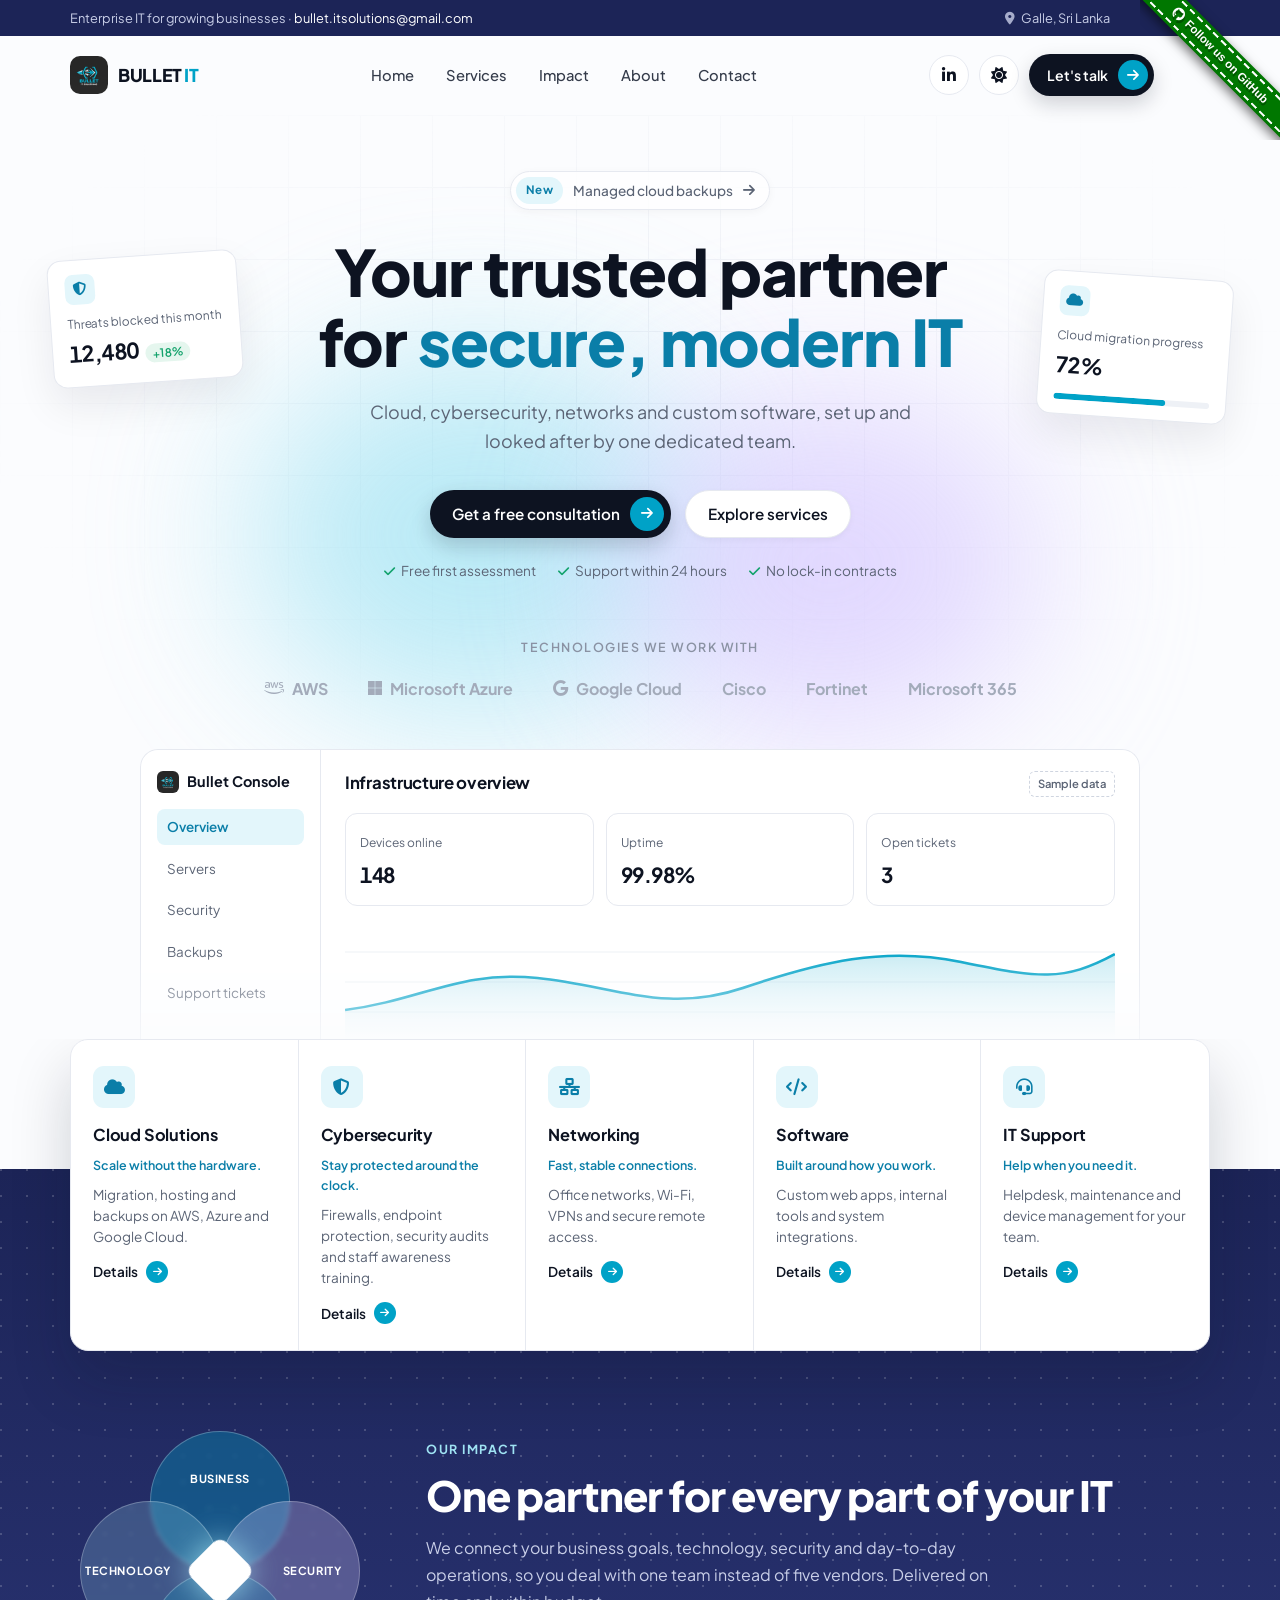
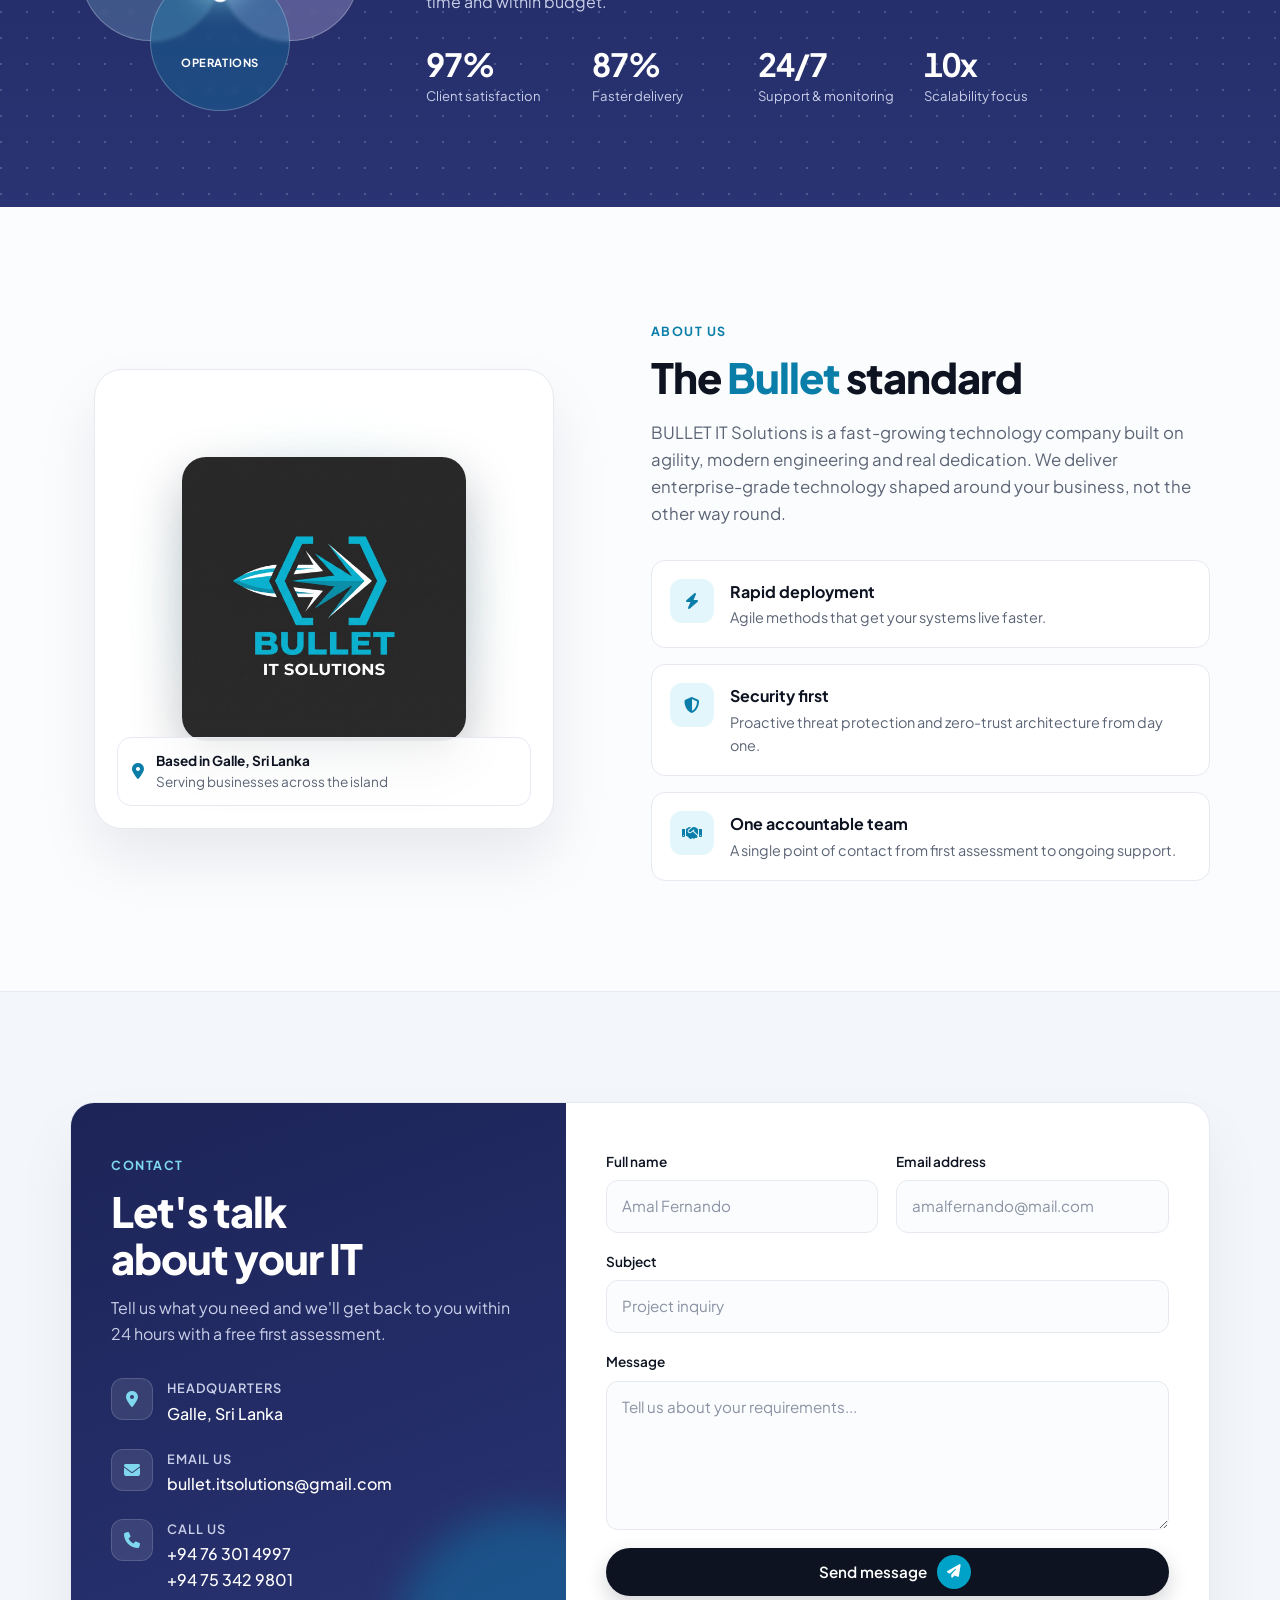
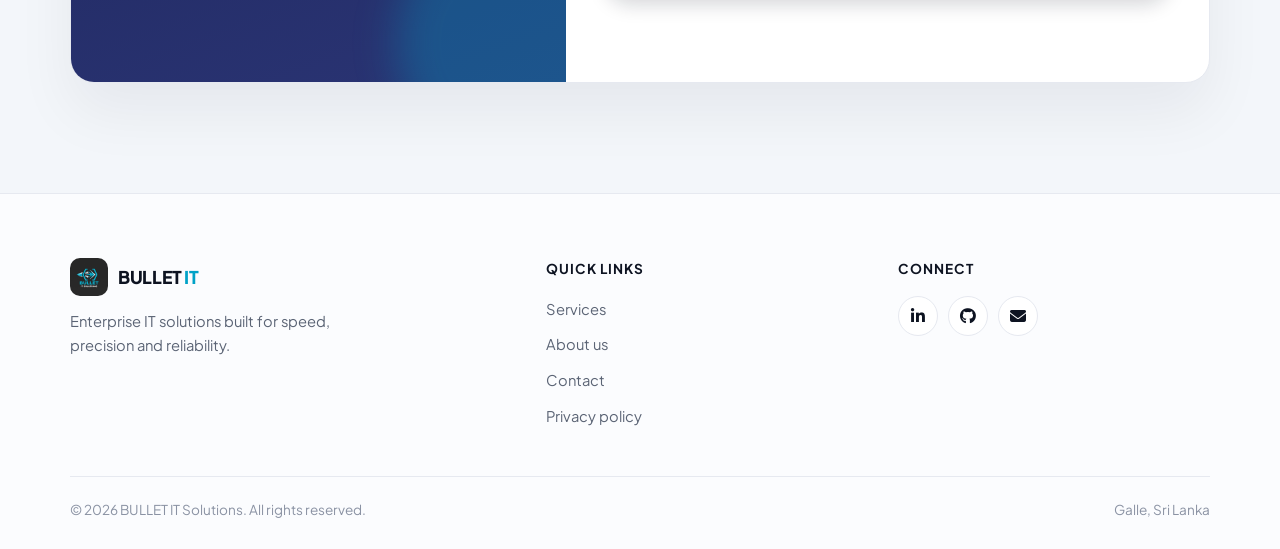
<file: index.html>
<!DOCTYPE html>
<html lang="en">
<head>
    <meta charset="UTF-8">
    <meta name="viewport" content="width=device-width, initial-scale=1.0">
    <title>BULLET IT Solutions | Secure, Modern IT</title>
    <meta name="description" content="BULLET IT Solutions: cloud, cybersecurity, networking, custom software and IT support from Galle, Sri Lanka.">
    <meta name="theme-color" content="#fbfcfe" media="(prefers-color-scheme: light)">
    <meta name="theme-color" content="#0a0d14" media="(prefers-color-scheme: dark)">
    <!-- Apply the saved or system theme before first paint -->
    <script>
        (function () {
            var root = document.documentElement;
            root.classList.add('js');
            var saved = null;
            try { saved = localStorage.getItem('theme'); } catch (e) {}
            root.dataset.theme = saved || (window.matchMedia('(prefers-color-scheme: dark)').matches ? 'dark' : 'light');
        })();
    </script>
    <!-- Font Awesome -->
    <link rel="stylesheet" href="https://cdnjs.cloudflare.com/ajax/libs/font-awesome/6.4.0/css/all.min.css">
    <!-- Google Fonts -->
    <link rel="preconnect" href="https://fonts.googleapis.com">
    <link rel="preconnect" href="https://fonts.gstatic.com" crossorigin>
    <link href="https://fonts.googleapis.com/css2?family=Plus+Jakarta+Sans:wght@400;500;600;700;800&display=swap" rel="stylesheet">
    <!-- Favicon -->
    <link rel="icon" href="assets/logo.jpg" type="image/jpeg">
    <!-- Main Style -->
    <link rel="stylesheet" href="css/style.css">
</head>
<body>
    <!-- Classic GitHub corner ribbon -->
    <div class="gh-ribbon">
        <a href="https://github.com/team-of-bullet-it-solutions" target="_blank" rel="noopener"><i class="fab fa-github" aria-hidden="true"></i>Follow us on GitHub</a>
    </div>

    <!-- Top bar -->
    <div class="topbar">
        <div class="container">
            <span><span class="hide-sm">Enterprise IT for growing businesses &middot; </span><a href="mailto:bullet.itsolutions@gmail.com">bullet.itsolutions@gmail.com</a></span>
            <span class="hide-sm"><i class="fas fa-location-dot"></i>Galle, Sri Lanka</span>
        </div>
    </div>

    <!-- Navbar -->
    <header class="header">
        <div class="container">
            <nav class="navbar" aria-label="Main">
                <a href="#home" class="logo">
                    <img src="assets/logo.jpg" alt="BULLET IT Solutions logo">
                    <span>BULLET <span class="logo-accent">IT</span></span>
                </a>

                <div class="nav-backdrop"></div>

                <div class="nav-menu" id="nav-menu">
                    <ul class="nav-links">
                        <li><a href="#home"><i class="fa-solid fa-house"></i>Home</a></li>
                        <li><a href="#services"><i class="fa-solid fa-layer-group"></i>Services</a></li>
                        <li><a href="#stats"><i class="fa-solid fa-chart-line"></i>Impact</a></li>
                        <li><a href="#about"><i class="fa-solid fa-circle-info"></i>About</a></li>
                        <li><a href="#contact"><i class="fa-solid fa-envelope"></i>Contact</a></li>
                    </ul>

                    <div class="mobile-menu-footer">
                        <a href="#contact" class="btn btn-dark btn-block mobile-cta">Get a free consultation <span class="arrow"><i class="fas fa-arrow-right"></i></span></a>
                        <div class="social-icons">
                            <a class="icon-btn linkedin" href="https://www.linkedin.com/company/bullet-it-solutions-lanka/" target="_blank" rel="noopener" aria-label="LinkedIn"><i class="fab fa-linkedin-in"></i></a>
                            <a class="icon-btn" href="https://github.com/team-of-bullet-it-solutions" target="_blank" rel="noopener" aria-label="GitHub"><i class="fab fa-github"></i></a>
                            <a class="icon-btn" href="mailto:bullet.itsolutions@gmail.com" aria-label="Email"><i class="fas fa-envelope"></i></a>
                        </div>
                    </div>
                </div>

                <div class="nav-right">
                    <a class="icon-btn linkedin" href="https://www.linkedin.com/company/bullet-it-solutions-lanka/" target="_blank" rel="noopener" aria-label="BULLET IT on LinkedIn"><i class="fab fa-linkedin-in"></i></a>
                    <button class="icon-btn theme-toggle" type="button" aria-label="Switch between light and dark theme"><i class="fas fa-sun"></i><i class="fas fa-moon"></i></button>
                    <a href="#contact" class="btn btn-dark btn-sm nav-cta">Let's talk <span class="arrow"><i class="fas fa-arrow-right"></i></span></a>
                    <button class="hamburger" type="button" aria-label="Open menu" aria-controls="nav-menu" aria-expanded="false">
                        <span></span><span></span><span></span>
                    </button>
                </div>
            </nav>
        </div>
    </header>

    <main>
        <!-- Hero -->
        <div class="hero-wrap">
            <div class="grid-bg"></div>
            <div class="glow glow-a"></div>
            <div class="glow glow-b"></div>

            <section id="home" class="hero container">
                <div class="float-card float-1" aria-hidden="true">
                    <div class="ico"><i class="fas fa-shield-halved"></i></div>
                    <small>Threats blocked this month</small>
                    <strong>12,480</strong><span class="up">+18%</span>
                </div>
                <div class="float-card float-2" aria-hidden="true">
                    <div class="ico"><i class="fas fa-cloud"></i></div>
                    <small>Cloud migration progress</small>
                    <strong>72%</strong>
                    <div class="bar"><span></span></div>
                </div>

                <a class="pill" href="#services"><em>New</em> Managed cloud backups <i class="fas fa-arrow-right"></i></a>
                <h1>Your trusted partner for <span class="hl">secure, modern IT</span></h1>
                <p class="lead">Cloud, cybersecurity, networks and custom software, set up and looked after by one dedicated team.</p>
                <div class="hero-actions">
                    <a href="#contact" class="btn btn-dark">Get a free consultation <span class="arrow"><i class="fas fa-arrow-right"></i></span></a>
                    <a href="#services" class="btn btn-light">Explore services</a>
                </div>
                <div class="trust">
                    <span><i class="fas fa-check"></i>Free first assessment</span>
                    <span><i class="fas fa-check"></i>Support within 24 hours</span>
                    <span><i class="fas fa-check"></i>No lock-in contracts</span>
                </div>

                <p class="logos-label">Technologies we work with</p>
                <div class="logos">
                    <span><i class="fab fa-aws"></i>AWS</span>
                    <span><i class="fab fa-microsoft"></i>Microsoft Azure</span>
                    <span><i class="fab fa-google"></i>Google Cloud</span>
                    <span>Cisco</span>
                    <span>Fortinet</span>
                    <span>Microsoft 365</span>
                </div>

                <div class="mock" aria-hidden="true">
                    <aside>
                        <b><img src="assets/logo.jpg" alt="">Bullet Console</b>
                        <span class="active">Overview</span>
                        <span>Servers</span>
                        <span>Security</span>
                        <span>Backups</span>
                        <span>Support tickets</span>
                    </aside>
                    <div class="mock-main">
                        <div class="mock-head"><h3>Infrastructure overview</h3><span class="tag">Sample data</span></div>
                        <div class="kpis">
                            <div class="kpi"><small>Devices online</small><div>148</div></div>
                            <div class="kpi"><small>Uptime</small><div>99.98%</div></div>
                            <div class="kpi"><small>Open tickets</small><div>3</div></div>
                        </div>
                        <svg viewBox="0 0 600 120" preserveAspectRatio="none">
                            <defs>
                                <linearGradient id="area-fill" x1="0" y1="0" x2="0" y2="1">
                                    <stop offset="0" stop-color="#00a2c7" stop-opacity=".22"/>
                                    <stop offset="1" stop-color="#00a2c7" stop-opacity="0"/>
                                </linearGradient>
                            </defs>
                            <g class="grid-lines" stroke-width="1">
                                <line x1="0" y1="30" x2="600" y2="30"/>
                                <line x1="0" y1="60" x2="600" y2="60"/>
                                <line x1="0" y1="90" x2="600" y2="90"/>
                            </g>
                            <path d="M0 88 C60 78 90 48 150 56 S250 92 310 66 S420 24 480 40 S560 60 600 32 L600 120 L0 120Z" fill="url(#area-fill)"/>
                            <path d="M0 88 C60 78 90 48 150 56 S250 92 310 66 S420 24 480 40 S560 60 600 32" fill="none" stroke="#00a2c7" stroke-width="2.5"/>
                        </svg>
                    </div>
                </div>
            </section>
        </div>

        <!-- Services strip + Impact band -->
        <section id="services" class="svc-band">
            <div class="container">
                <div class="svc">
                    <article class="reveal">
                        <div class="svc-icon"><i class="fas fa-cloud"></i></div>
                        <h3>Cloud Solutions</h3>
                        <div class="tagline">Scale without the hardware.</div>
                        <p>Migration, hosting and backups on AWS, Azure and Google Cloud.</p>
                        <a href="#contact">Details <span><i class="fas fa-arrow-right"></i></span></a>
                    </article>
                    <article class="reveal d1">
                        <div class="svc-icon"><i class="fas fa-shield-halved"></i></div>
                        <h3>Cybersecurity</h3>
                        <div class="tagline">Stay protected around the clock.</div>
                        <p>Firewalls, endpoint protection, security audits and staff awareness training.</p>
                        <a href="#contact">Details <span><i class="fas fa-arrow-right"></i></span></a>
                    </article>
                    <article class="reveal d2">
                        <div class="svc-icon"><i class="fas fa-network-wired"></i></div>
                        <h3>Networking</h3>
                        <div class="tagline">Fast, stable connections.</div>
                        <p>Office networks, Wi-Fi, VPNs and secure remote access.</p>
                        <a href="#contact">Details <span><i class="fas fa-arrow-right"></i></span></a>
                    </article>
                    <article class="reveal d3">
                        <div class="svc-icon"><i class="fas fa-code"></i></div>
                        <h3>Software</h3>
                        <div class="tagline">Built around how you work.</div>
                        <p>Custom web apps, internal tools and system integrations.</p>
                        <a href="#contact">Details <span><i class="fas fa-arrow-right"></i></span></a>
                    </article>
                    <article class="reveal d3">
                        <div class="svc-icon"><i class="fas fa-headset"></i></div>
                        <h3>IT Support</h3>
                        <div class="tagline">Help when you need it.</div>
                        <p>Helpdesk, maintenance and device management for your team.</p>
                        <a href="#contact">Details <span><i class="fas fa-arrow-right"></i></span></a>
                    </article>
                </div>

                <div class="why" id="stats">
                    <div class="pillars reveal" aria-hidden="true">
                        <div class="p1">Business</div>
                        <div class="p2">Technology</div>
                        <div class="p3">Security</div>
                        <div class="p4">Operations</div>
                        <span class="core"></span>
                    </div>
                    <div class="why-text reveal d1">
                        <span class="eyebrow">Our impact</span>
                        <h2 class="section-title">One partner for every part of your IT</h2>
                        <p>We connect your business goals, technology, security and day-to-day operations, so you deal with one team instead of five vendors. Delivered on time and within budget.</p>
                        <div class="stats">
                            <div class="stat"><strong><span class="counter" data-target="98">98</span>%</strong><small>Client satisfaction</small></div>
                            <div class="stat"><strong><span class="counter" data-target="88">88</span>%</strong><small>Faster delivery</small></div>
                            <div class="stat"><strong><span class="counter" data-target="24">24</span>/7</strong><small>Support &amp; monitoring</small></div>
                            <div class="stat"><strong><span class="counter" data-target="10">10</span>x</strong><small>Scalability focus</small></div>
                        </div>
                    </div>
                </div>
            </div>
        </section>

        <!-- About -->
        <section id="about" class="section">
            <div class="container about-grid">
                <div class="about-visual reveal">
                    <img src="assets/logo.jpg" alt="BULLET IT Solutions" class="about-logo">
                    <div class="about-badge"><i class="fas fa-location-dot"></i><span><b>Based in Galle, Sri Lanka</b><br>Serving businesses across the island</span></div>
                </div>
                <div class="about-text reveal d1">
                    <span class="eyebrow">About us</span>
                    <h2 class="section-title">The <span class="hl">Bullet</span> standard</h2>
                    <p>BULLET IT Solutions is a fast-growing technology company built on agility, modern engineering and real dedication. We deliver enterprise-grade technology shaped around your business, not the other way round.</p>
                    <div class="features">
                        <div class="feature">
                            <div class="feature-icon"><i class="fas fa-bolt"></i></div>
                            <div>
                                <h3>Rapid deployment</h3>
                                <p>Agile methods that get your systems live faster.</p>
                            </div>
                        </div>
                        <div class="feature">
                            <div class="feature-icon"><i class="fas fa-shield-halved"></i></div>
                            <div>
                                <h3>Security first</h3>
                                <p>Proactive threat protection and zero-trust architecture from day one.</p>
                            </div>
                        </div>
                        <div class="feature">
                            <div class="feature-icon"><i class="fas fa-handshake"></i></div>
                            <div>
                                <h3>One accountable team</h3>
                                <p>A single point of contact from first assessment to ongoing support.</p>
                            </div>
                        </div>
                    </div>
                </div>
            </div>
        </section>

        <!-- Contact -->
        <section id="contact" class="section contact">
            <div class="container">
                <div class="contact-wrapper reveal">
                    <div class="contact-info">
                        <span class="eyebrow">Contact</span>
                        <h2 class="section-title">Let's talk about your IT</h2>
                        <p>Tell us what you need and we'll get back to you within 24 hours with a free first assessment.</p>

                        <div class="info-list">
                            <div class="info-item">
                                <div class="icon-box"><i class="fas fa-location-dot"></i></div>
                                <div>
                                    <h3>Headquarters</h3>
                                    <span>Galle, Sri Lanka</span>
                                </div>
                            </div>
                            <div class="info-item">
                                <div class="icon-box"><i class="fas fa-envelope"></i></div>
                                <div>
                                    <h3>Email us</h3>
                                    <a href="mailto:bullet.itsolutions@gmail.com">bullet.itsolutions@gmail.com</a>
                                </div>
                            </div>
                            <div class="info-item">
                                <div class="icon-box"><i class="fas fa-phone"></i></div>
                                <div>
                                    <h3>Call us</h3>
                                    <a href="tel:+94763014997">+94 76 301 4997</a>
                                    <a href="tel:+94753429801">+94 75 342 9801</a>
                                </div>
                            </div>
                        </div>
                    </div>

                    <form class="contact-form" action="https://formsubmit.co/bullet.itsolutions@gmail.com" method="POST">
                        <input type="hidden" name="_captcha" value="false">
                        <input type="hidden" name="_template" value="table">

                        <div class="form-row">
                            <div class="form-group">
                                <label for="f-name">Full name</label>
                                <input id="f-name" type="text" name="name" placeholder="Amal Fernando" autocomplete="name" required>
                            </div>
                            <div class="form-group">
                                <label for="f-email">Email address</label>
                                <input id="f-email" type="email" name="email" placeholder="amalfernando@mail.com" autocomplete="email" required>
                            </div>
                        </div>
                        <div class="form-group">
                            <label for="f-subject">Subject</label>
                            <input id="f-subject" type="text" name="_subject" placeholder="Project inquiry" required>
                        </div>
                        <div class="form-group">
                            <label for="f-message">Message</label>
                            <textarea id="f-message" name="message" placeholder="Tell us about your requirements..." rows="5" required></textarea>
                        </div>
                        <button type="submit" class="btn btn-dark btn-block">Send message <span class="arrow"><i class="fas fa-paper-plane"></i></span></button>
                        <p class="form-status" role="status" aria-live="polite"></p>
                    </form>
                </div>
            </div>
        </section>
    </main>

    <!-- Footer -->
    <footer class="footer">
        <div class="container">
            <div class="footer-content">
                <div class="footer-brand">
                    <a href="#home" class="logo">
                        <img src="assets/logo.jpg" alt="" class="footer-logo">
                        <span>BULLET <span class="logo-accent">IT</span></span>
                    </a>
                    <p>Enterprise IT solutions built for speed, precision and reliability.</p>
                </div>
                <div class="footer-links">
                    <h3>Quick links</h3>
                    <ul>
                        <li><a href="#services">Services</a></li>
                        <li><a href="#about">About us</a></li>
                        <li><a href="#contact">Contact</a></li>
                        <li><a href="privacy-policy.html">Privacy policy</a></li>
                    </ul>
                </div>
                <div class="footer-social">
                    <h3>Connect</h3>
                    <div class="social-icons">
                        <a class="icon-btn linkedin" href="https://www.linkedin.com/company/bullet-it-solutions-lanka/" target="_blank" rel="noopener" aria-label="LinkedIn"><i class="fab fa-linkedin-in"></i></a>
                        <a class="icon-btn" href="https://github.com/team-of-bullet-it-solutions" target="_blank" rel="noopener" aria-label="GitHub"><i class="fab fa-github"></i></a>
                        <a class="icon-btn" href="mailto:bullet.itsolutions@gmail.com" aria-label="Email"><i class="fas fa-envelope"></i></a>
                    </div>
                </div>
            </div>
            <div class="footer-bottom">
                <p>&copy; <span class="year">2026</span> BULLET IT Solutions. All rights reserved.</p>
                <p>Galle, Sri Lanka</p>
            </div>
        </div>
    </footer>

    <script src="js/main.js"></script>
</body>
</html>
</file>
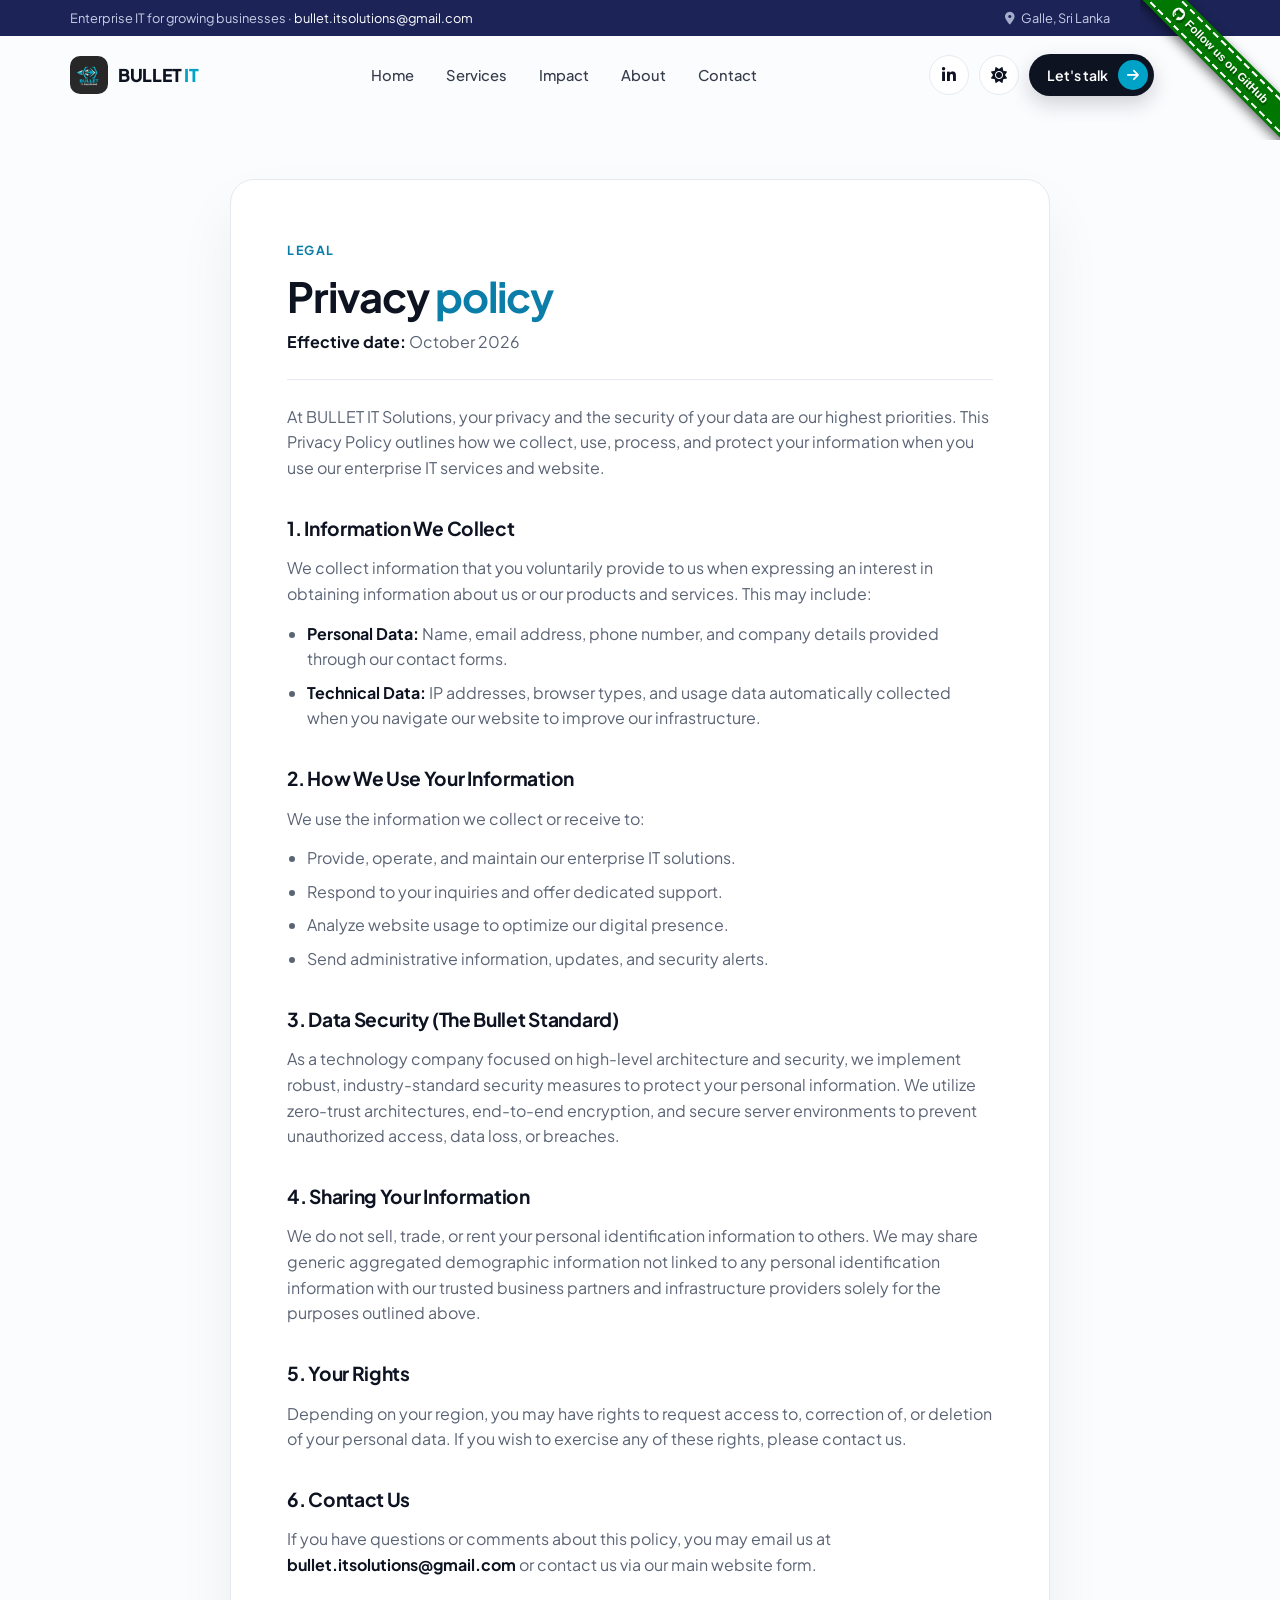
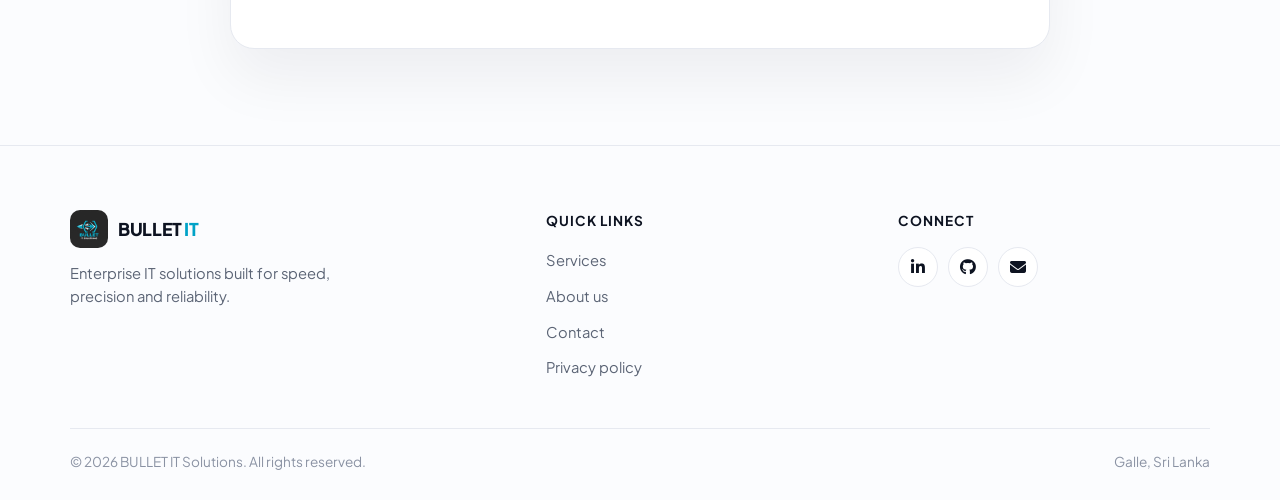
<file: privacy-policy.html>
<!DOCTYPE html>
<html lang="en">
<head>
    <meta charset="UTF-8">
    <meta name="viewport" content="width=device-width, initial-scale=1.0">
    <title>Privacy Policy | BULLET IT Solutions</title>
    <meta name="description" content="How BULLET IT Solutions collects, uses and protects your information.">
    <meta name="theme-color" content="#fbfcfe" media="(prefers-color-scheme: light)">
    <meta name="theme-color" content="#0a0d14" media="(prefers-color-scheme: dark)">
    <!-- Apply the saved or system theme before first paint -->
    <script>
        (function () {
            var root = document.documentElement;
            root.classList.add('js');
            var saved = null;
            try { saved = localStorage.getItem('theme'); } catch (e) {}
            root.dataset.theme = saved || (window.matchMedia('(prefers-color-scheme: dark)').matches ? 'dark' : 'light');
        })();
    </script>
    <!-- Font Awesome -->
    <link rel="stylesheet" href="https://cdnjs.cloudflare.com/ajax/libs/font-awesome/6.4.0/css/all.min.css">
    <!-- Google Fonts -->
    <link rel="preconnect" href="https://fonts.googleapis.com">
    <link rel="preconnect" href="https://fonts.gstatic.com" crossorigin>
    <link href="https://fonts.googleapis.com/css2?family=Plus+Jakarta+Sans:wght@400;500;600;700;800&display=swap" rel="stylesheet">
    <!-- Favicon -->
    <link rel="icon" href="assets/logo.jpg" type="image/jpeg">
    <!-- Main Style -->
    <link rel="stylesheet" href="css/style.css">
</head>
<body>
    <!-- Classic GitHub corner ribbon -->
    <div class="gh-ribbon">
        <a href="https://github.com/team-of-bullet-it-solutions" target="_blank" rel="noopener"><i class="fab fa-github" aria-hidden="true"></i>Follow us on GitHub</a>
    </div>

    <!-- Top bar -->
    <div class="topbar">
        <div class="container">
            <span><span class="hide-sm">Enterprise IT for growing businesses &middot; </span><a href="mailto:bullet.itsolutions@gmail.com">bullet.itsolutions@gmail.com</a></span>
            <span class="hide-sm"><i class="fas fa-location-dot"></i>Galle, Sri Lanka</span>
        </div>
    </div>

        <!-- Navbar -->
    <header class="header">
        <div class="container">
            <nav class="navbar" aria-label="Main">
                <a href="index.html#home" class="logo">
                    <img src="assets/logo.jpg" alt="BULLET IT Solutions logo">
                    <span>BULLET <span class="logo-accent">IT</span></span>
                </a>

                <div class="nav-backdrop"></div>

                <div class="nav-menu" id="nav-menu">
                    <ul class="nav-links">
                        <li><a href="index.html#home"><i class="fa-solid fa-house"></i>Home</a></li>
                        <li><a href="index.html#services"><i class="fa-solid fa-layer-group"></i>Services</a></li>
                        <li><a href="index.html#stats"><i class="fa-solid fa-chart-line"></i>Impact</a></li>
                        <li><a href="index.html#about"><i class="fa-solid fa-circle-info"></i>About</a></li>
                        <li><a href="index.html#contact"><i class="fa-solid fa-envelope"></i>Contact</a></li>
                    </ul>

                    <div class="mobile-menu-footer">
                        <a href="index.html#contact" class="btn btn-dark btn-block mobile-cta">Get a free consultation <span class="arrow"><i class="fas fa-arrow-right"></i></span></a>
                        <div class="social-icons">
                            <a class="icon-btn linkedin" href="https://www.linkedin.com/company/bullet-it-solutions-lanka/" target="_blank" rel="noopener" aria-label="LinkedIn"><i class="fab fa-linkedin-in"></i></a>
                            <a class="icon-btn" href="https://github.com/team-of-bullet-it-solutions" target="_blank" rel="noopener" aria-label="GitHub"><i class="fab fa-github"></i></a>
                            <a class="icon-btn" href="mailto:bullet.itsolutions@gmail.com" aria-label="Email"><i class="fas fa-envelope"></i></a>
                        </div>
                    </div>
                </div>

                <div class="nav-right">
                    <a class="icon-btn linkedin" href="https://www.linkedin.com/company/bullet-it-solutions-lanka/" target="_blank" rel="noopener" aria-label="BULLET IT on LinkedIn"><i class="fab fa-linkedin-in"></i></a>
                    <button class="icon-btn theme-toggle" type="button" aria-label="Switch between light and dark theme"><i class="fas fa-sun"></i><i class="fas fa-moon"></i></button>
                    <a href="index.html#contact" class="btn btn-dark btn-sm nav-cta">Let's talk <span class="arrow"><i class="fas fa-arrow-right"></i></span></a>
                    <button class="hamburger" type="button" aria-label="Open menu" aria-controls="nav-menu" aria-expanded="false">
                        <span></span><span></span><span></span>
                    </button>
                </div>
            </nav>
        </div>
    </header>

    <main class="page-content">
        <div class="container">
            <article class="policy-card reveal">
                <span class="eyebrow">Legal</span>
                <h1>Privacy <span class="hl">policy</span></h1>
                <p class="meta"><strong>Effective date:</strong> October 2026</p>

                <p>At BULLET IT Solutions, your privacy and the security of your data are our highest priorities. This Privacy Policy outlines how we collect, use, process, and protect your information when you use our enterprise IT services and website.</p>

            <h2>1. Information We Collect</h2>
            <p>We collect information that you voluntarily provide to us when expressing an interest in obtaining information about us or our products and services. This may include:</p>
            <ul>
                <li><strong>Personal Data:</strong> Name, email address, phone number, and company details provided through our contact forms.</li>
                <li><strong>Technical Data:</strong> IP addresses, browser types, and usage data automatically collected when you navigate our website to improve our infrastructure.</li>
            </ul>

            <h2>2. How We Use Your Information</h2>
            <p>We use the information we collect or receive to:</p>
            <ul>
                <li>Provide, operate, and maintain our enterprise IT solutions.</li>
                <li>Respond to your inquiries and offer dedicated support.</li>
                <li>Analyze website usage to optimize our digital presence.</li>
                <li>Send administrative information, updates, and security alerts.</li>
            </ul>

            <h2>3. Data Security (The Bullet Standard)</h2>
            <p>As a technology company focused on high-level architecture and security, we implement robust, industry-standard security measures to protect your personal information. We utilize zero-trust architectures, end-to-end encryption, and secure server environments to prevent unauthorized access, data loss, or breaches.</p>

            <h2>4. Sharing Your Information</h2>
            <p>We do not sell, trade, or rent your personal identification information to others. We may share generic aggregated demographic information not linked to any personal identification information with our trusted business partners and infrastructure providers solely for the purposes outlined above.</p>

            <h2>5. Your Rights</h2>
            <p>Depending on your region, you may have rights to request access to, correction of, or deletion of your personal data. If you wish to exercise any of these rights, please contact us.</p>

            <h2>6. Contact Us</h2>
            <p>If you have questions or comments about this policy, you may email us at <strong>bullet.itsolutions@gmail.com</strong> or contact us via our main website form.</p>
            </article>
        </div>
    </main>

    <!-- Footer -->
    <footer class="footer">
        <div class="container">
            <div class="footer-content">
                <div class="footer-brand">
                    <a href="index.html#home" class="logo">
                        <img src="assets/logo.jpg" alt="" class="footer-logo">
                        <span>BULLET <span class="logo-accent">IT</span></span>
                    </a>
                    <p>Enterprise IT solutions built for speed, precision and reliability.</p>
                </div>
                <div class="footer-links">
                    <h3>Quick links</h3>
                    <ul>
                        <li><a href="index.html#services">Services</a></li>
                        <li><a href="index.html#about">About us</a></li>
                        <li><a href="index.html#contact">Contact</a></li>
                        <li><a href="privacy-policy.html">Privacy policy</a></li>
                    </ul>
                </div>
                <div class="footer-social">
                    <h3>Connect</h3>
                    <div class="social-icons">
                        <a class="icon-btn linkedin" href="https://www.linkedin.com/company/bullet-it-solutions-lanka/" target="_blank" rel="noopener" aria-label="LinkedIn"><i class="fab fa-linkedin-in"></i></a>
                        <a class="icon-btn" href="https://github.com/team-of-bullet-it-solutions" target="_blank" rel="noopener" aria-label="GitHub"><i class="fab fa-github"></i></a>
                        <a class="icon-btn" href="mailto:bullet.itsolutions@gmail.com" aria-label="Email"><i class="fas fa-envelope"></i></a>
                    </div>
                </div>
            </div>
            <div class="footer-bottom">
                <p>&copy; <span class="year">2026</span> BULLET IT Solutions. All rights reserved.</p>
                <p>Galle, Sri Lanka</p>
            </div>
        </div>
    </footer>

    <script src="js/main.js"></script>
</body>
</html>
</file>
<file: css/style.css>
/* =========================================================
   BULLET IT Solutions
   Clean SaaS-style layout with light and dark themes.
   Theme: follows the visitor's system setting; the toggle
   in the nav sets data-theme on <html> and is remembered.
   ========================================================= */

:root {
    --bg: #fbfcfe;
    --bg-alt: #f3f6fa;
    --ink: #0d1321;
    --muted: #5b6475;
    --line: #e6e9f0;
    --line-strong: #cfd5e0;
    --card: #ffffff;
    --surface-2: #ffffff;
    --brand: #00a2c7;
    --brand-ink: #0a7ea8;
    --glow-a: #9fe3f3;
    --glow-b: #d9ccff;
    --ok: #12a26b;
    --ok-tint: #e5f6ee;
    --tint: #e3f6fb;
    --track: #eef1f6;
    --nav-link: #343b4a;
    --faint: #8a92a3;
    --faintest: #a3abba;
    --pill-bg: rgba(255, 255, 255, 0.8);
    --header-bg: rgba(251, 252, 254, 0.82);
    --shadow: 13, 19, 33;
    --btn-bg: #0d1321;
    --btn-fg: #ffffff;
    --navy: #1c2457;
    --navy-2: #2a3474;
    --on-navy: #ffffff;
    --on-navy-muted: #c9cfe8;
    --grid-op: 0.6;
    --font: 'Plus Jakarta Sans', 'Segoe UI', system-ui, -apple-system, sans-serif;
    --radius: 18px;
    color-scheme: light;
}

@media (prefers-color-scheme: dark) {
    :root:not([data-theme="light"]) {
        --bg: #0a0d14;
        --bg-alt: #0e121b;
        --ink: #eef2f8;
        --muted: #9aa3b5;
        --line: #1e2531;
        --line-strong: #2d3647;
        --card: #111722;
        --surface-2: #111722;
        --brand-ink: #3cc6e4;
        --glow-a: #0a5a72;
        --glow-b: #34296b;
        --ok: #34d399;
        --ok-tint: rgba(52, 211, 153, 0.14);
        --tint: rgba(0, 162, 199, 0.15);
        --track: #1e2531;
        --nav-link: #c6cddb;
        --faint: #7d869a;
        --faintest: #5f687c;
        --pill-bg: rgba(17, 23, 34, 0.8);
        --header-bg: rgba(10, 13, 20, 0.82);
        --shadow: 0, 0, 0;
        --btn-bg: #ffffff;
        --btn-fg: #0d1321;
        --navy: #0c1130;
        --navy-2: #141c45;
        --grid-op: 0.35;
        color-scheme: dark;
    }
}

:root[data-theme="dark"] {
    --bg: #0a0d14;
    --bg-alt: #0e121b;
    --ink: #eef2f8;
    --muted: #9aa3b5;
    --line: #1e2531;
    --line-strong: #2d3647;
    --card: #111722;
    --surface-2: #111722;
    --brand-ink: #3cc6e4;
    --glow-a: #0a5a72;
    --glow-b: #34296b;
    --ok: #34d399;
    --ok-tint: rgba(52, 211, 153, 0.14);
    --tint: rgba(0, 162, 199, 0.15);
    --track: #1e2531;
    --nav-link: #c6cddb;
    --faint: #7d869a;
    --faintest: #5f687c;
    --pill-bg: rgba(17, 23, 34, 0.8);
    --header-bg: rgba(10, 13, 20, 0.82);
    --shadow: 0, 0, 0;
    --btn-bg: #ffffff;
    --btn-fg: #0d1321;
    --navy: #0c1130;
    --navy-2: #141c45;
    --grid-op: 0.35;
    color-scheme: dark;
}

/* ---------- Base ---------- */
* { margin: 0; padding: 0; box-sizing: border-box; }

html { scroll-behavior: smooth; scroll-padding-top: 90px; }

body {
    background: var(--bg);
    color: var(--ink);
    font-family: var(--font);
    line-height: 1.6;
    -webkit-font-smoothing: antialiased;
    overflow-x: hidden;
    transition: background-color 0.3s ease, color 0.3s ease;
}

body.menu-open { overflow: hidden; }

a { color: inherit; text-decoration: none; }
ul { list-style: none; }
img { max-width: 100%; display: block; }

.container {
    max-width: 1180px;
    margin: 0 auto;
    padding-left: max(20px, env(safe-area-inset-left, 0px));
    padding-right: max(20px, env(safe-area-inset-right, 0px));
}

.section { padding: 110px 0; }

.eyebrow {
    display: inline-block;
    font-size: 0.78rem;
    font-weight: 700;
    letter-spacing: 1.5px;
    text-transform: uppercase;
    color: var(--brand-ink);
    margin-bottom: 12px;
}

.section-title {
    font-size: clamp(1.8rem, 3.4vw, 2.6rem);
    line-height: 1.15;
    letter-spacing: -1px;
    font-weight: 800;
    text-wrap: balance;
}

.hl { color: var(--brand-ink); }

/* ---------- Buttons ---------- */
.btn {
    display: inline-flex;
    align-items: center;
    justify-content: center;
    gap: 10px;
    border-radius: 999px;
    font: 600 0.95rem var(--font);
    cursor: pointer;
    border: 0;
    transition: transform 0.2s ease, box-shadow 0.2s ease, background-color 0.2s ease, border-color 0.2s ease;
}

.btn:hover { transform: translateY(-1px); }
.btn:focus-visible { outline: 2px solid var(--brand); outline-offset: 3px; }

.btn-dark {
    background: var(--btn-bg);
    color: var(--btn-fg);
    padding: 7px 7px 7px 22px;
    box-shadow: 0 8px 20px rgba(var(--shadow), 0.18);
}

.btn-dark .arrow {
    display: grid;
    place-items: center;
    width: 34px;
    height: 34px;
    border-radius: 50%;
    background: var(--brand);
    color: #ffffff;
    font-size: 0.85rem;
    transition: transform 0.2s ease;
}

.btn-dark:hover .arrow { transform: translateX(2px); }

.btn-light {
    background: var(--surface-2);
    color: var(--ink);
    border: 1px solid var(--line);
    padding: 13px 22px;
    box-shadow: 0 2px 6px rgba(var(--shadow), 0.04);
}

.btn-light:hover { border-color: var(--line-strong); }

.btn-sm { padding: 6px 6px 6px 18px; font-size: 0.88rem; }
.btn-sm .arrow { width: 30px; height: 30px; }

.btn-block { width: 100%; }

/* ---------- Top bar ---------- */
.topbar {
    background: var(--navy);
    color: var(--on-navy-muted);
    font-size: 0.8rem;
}

.topbar .container {
    display: flex;
    justify-content: space-between;
    align-items: center;
    gap: 12px;
    padding-top: 8px;
    padding-bottom: 8px;
    flex-wrap: wrap;
}

.topbar a { color: var(--on-navy); }
.topbar a:hover { color: var(--glow-a); }
.topbar i { margin-right: 6px; opacity: 0.8; }

/* ---------- Header / Nav ---------- */
.header {
    position: sticky;
    top: 0;
    z-index: 100;
    border-bottom: 1px solid transparent;
    transition: background-color 0.3s ease, border-color 0.3s ease, box-shadow 0.3s ease;
}

.header.scrolled {
    background: var(--header-bg);
    backdrop-filter: blur(16px);
    -webkit-backdrop-filter: blur(16px);
    border-bottom-color: var(--line);
    box-shadow: 0 8px 24px rgba(var(--shadow), 0.06);
}

.navbar {
    display: flex;
    align-items: center;
    justify-content: space-between;
    gap: 16px;
    padding: 18px 0;
}

.logo {
    display: flex;
    align-items: center;
    gap: 10px;
    font-weight: 800;
    font-size: 1.1rem;
    letter-spacing: -0.3px;
    flex-shrink: 0;
}

.logo img { width: 38px; height: 38px; border-radius: 10px; }
.logo-accent { color: var(--brand); }

.nav-links {
    display: flex;
    gap: 32px;
    font-size: 0.92rem;
    font-weight: 500;
    color: var(--nav-link);
}

.nav-links a { transition: color 0.2s ease; }
.nav-links a:hover { color: var(--brand-ink); }

.nav-right { display: flex; align-items: center; gap: 10px; }

.icon-btn {
    width: 40px;
    height: 40px;
    border-radius: 50%;
    display: grid;
    place-items: center;
    border: 1px solid var(--line);
    background: var(--surface-2);
    color: var(--ink);
    font-size: 1rem;
    cursor: pointer;
    transition: color 0.2s ease, border-color 0.2s ease, transform 0.2s ease;
}

.icon-btn:hover { transform: translateY(-1px); border-color: var(--line-strong); }
.icon-btn:focus-visible { outline: 2px solid var(--brand); outline-offset: 3px; }
.icon-btn.linkedin:hover { color: #0a66c2; }
:root[data-theme="dark"] .icon-btn.linkedin:hover { color: #4ea1f3; }

.theme-toggle .fa-moon { display: none; }
:root[data-theme="dark"] .theme-toggle .fa-sun { display: none; }
:root[data-theme="dark"] .theme-toggle .fa-moon { display: inline-block; }

.hamburger { display: none; }

/* Mobile drawer pieces (hidden on desktop) */
.nav-menu { display: flex; align-items: center; }
.mobile-menu-footer, .nav-backdrop { display: none; }

/* ---------- GitHub corner ribbon ---------- */
.gh-ribbon {
    position: fixed;
    top: 0;
    right: 0;
    width: 140px;
    height: 140px;
    overflow: hidden;
    z-index: 200;
    pointer-events: none;
}

.gh-ribbon a {
    pointer-events: auto;
    position: absolute;
    top: 40px;
    right: -60px;
    width: 240px;
    rotate: 45deg;
    display: flex;
    align-items: center;
    justify-content: center;
    gap: 6px;
    background: #007700;
    color: #ffffff;
    font: 700 0.72rem/1 'Roboto', 'Helvetica Neue', Arial, sans-serif;
    padding: 9px 0;
    text-shadow: 2px 2px 0 rgba(0, 0, 0, 0.3);
    box-shadow: 0 4px 12px rgba(0, 0, 0, 0.55);
    transition: background-color 0.2s ease;
}

.gh-ribbon a::before,
.gh-ribbon a::after {
    content: "";
    position: absolute;
    left: 0;
    width: 100%;
    height: 2px;
    background: repeating-linear-gradient(90deg, #ffffff 0 7px, transparent 7px 11px);
}

.gh-ribbon a::before { top: 3px; }
.gh-ribbon a::after { bottom: 3px; }
.gh-ribbon a:hover { background: #006600; }
.gh-ribbon a:focus-visible { outline: 2px solid #ffffff; outline-offset: -6px; }
.gh-ribbon i { font-size: 0.8rem; }

/* ---------- Hero ---------- */
.hero-wrap { position: relative; overflow: hidden; isolation: isolate; }

.grid-bg {
    position: absolute;
    inset: 0;
    z-index: -2;
    pointer-events: none;
    background-image:
        linear-gradient(var(--line) 1px, transparent 1px),
        linear-gradient(90deg, var(--line) 1px, transparent 1px);
    background-size: 72px 72px;
    -webkit-mask-image: radial-gradient(ellipse 70% 55% at 50% 30%, #000 20%, transparent 75%);
    mask-image: radial-gradient(ellipse 70% 55% at 50% 30%, #000 20%, transparent 75%);
    opacity: var(--grid-op);
}

.glow { position: absolute; z-index: -1; border-radius: 50%; filter: blur(80px); pointer-events: none; }
.glow-a { width: 460px; height: 360px; left: 50%; top: 240px; transform: translateX(-85%); background: var(--glow-a); opacity: 0.7; }
.glow-b { width: 420px; height: 340px; left: 50%; top: 280px; transform: translateX(-5%); background: var(--glow-b); opacity: 0.75; }

.hero { position: relative; text-align: center; padding: 56px 0 0; }

.pill {
    display: inline-flex;
    align-items: center;
    gap: 10px;
    padding: 5px 14px 5px 5px;
    border-radius: 999px;
    border: 1px solid var(--line);
    background: var(--pill-bg);
    font-size: 0.85rem;
    font-weight: 500;
    color: var(--muted);
    margin-bottom: 26px;
    box-shadow: 0 2px 8px rgba(var(--shadow), 0.04);
    transition: border-color 0.2s ease, color 0.2s ease;
}

.pill:hover { border-color: var(--brand); color: var(--ink); }

.pill em {
    font-style: normal;
    font-weight: 700;
    font-size: 0.72rem;
    letter-spacing: 0.6px;
    color: var(--brand-ink);
    background: var(--tint);
    padding: 4px 10px;
    border-radius: 999px;
}

.hero h1 {
    font-size: clamp(2.2rem, 5.4vw, 4rem);
    line-height: 1.1;
    letter-spacing: -1px;
    font-weight: 800;
    max-width: 820px;
    margin: 0 auto 20px;
    text-wrap: balance;
}

.hero .lead {
    color: var(--muted);
    font-size: 1.12rem;
    line-height: 1.65;
    max-width: 580px;
    margin: 0 auto 34px;
}

.hero-actions { display: flex; gap: 14px; justify-content: center; flex-wrap: wrap; }

.trust {
    margin-top: 22px;
    display: flex;
    gap: 8px 22px;
    justify-content: center;
    flex-wrap: wrap;
    font-size: 0.85rem;
    color: var(--muted);
}

.trust i { color: var(--ok); margin-right: 6px; font-size: 0.8rem; }

.float-card {
    position: absolute;
    z-index: 3;
    text-align: left;
    background: var(--card);
    border: 1px solid var(--line);
    border-radius: 14px;
    padding: 14px 16px;
    min-width: 190px;
    box-shadow: 0 18px 40px rgba(var(--shadow), 0.08);
    animation: bob 7s ease-in-out infinite;
}

.float-card small { display: block; font-size: 0.75rem; color: var(--muted); margin-bottom: 4px; }
.float-card strong { font-size: 1.35rem; letter-spacing: -0.5px; font-variant-numeric: tabular-nums; }

.float-card .up {
    font-size: 0.72rem;
    font-weight: 600;
    color: var(--ok);
    background: var(--ok-tint);
    padding: 2px 7px;
    border-radius: 999px;
    margin-left: 6px;
    vertical-align: middle;
}

.float-card .ico,
.svc-icon {
    display: grid;
    place-items: center;
    background: var(--tint);
    color: var(--brand-ink);
}

.float-card .ico { width: 30px; height: 30px; border-radius: 8px; font-size: 0.85rem; margin-bottom: 10px; }
.float-1 { left: 0; top: 140px; rotate: -4deg; }
.float-2 { right: 0; top: 160px; rotate: 4deg; animation-delay: -3.5s; }

.bar { height: 6px; border-radius: 6px; background: var(--track); margin-top: 10px; overflow: hidden; }
.bar span { display: block; height: 100%; width: 72%; background: var(--brand); border-radius: 6px; }

@keyframes bob { 50% { translate: 0 -8px; } }

.logos-label {
    margin-top: 56px;
    font-size: 0.78rem;
    font-weight: 600;
    letter-spacing: 1.5px;
    text-transform: uppercase;
    color: var(--faint);
}

.logos {
    margin: 18px auto 0;
    display: flex;
    flex-wrap: wrap;
    justify-content: center;
    gap: 12px 40px;
    font-weight: 700;
    font-size: 1rem;
    color: var(--faintest);
}

.logos span { display: inline-flex; align-items: center; gap: 8px; }

/* Dashboard mockup peeking under the hero */
.mock {
    position: relative;
    margin: 48px auto -40px;
    max-width: 1000px;
    height: 330px;
    border-radius: var(--radius) var(--radius) 0 0;
    background: var(--card);
    border: 1px solid var(--line);
    border-bottom: 0;
    box-shadow: 0 -10px 60px rgba(var(--shadow), 0.07);
    display: grid;
    grid-template-columns: 180px 1fr;
    text-align: left;
    overflow: hidden;
    -webkit-mask-image: linear-gradient(to bottom, #000 60%, transparent);
    mask-image: linear-gradient(to bottom, #000 60%, transparent);
}

.mock aside {
    border-right: 1px solid var(--line);
    padding: 20px 16px;
    display: grid;
    align-content: start;
    gap: 6px;
    font-size: 0.84rem;
    color: var(--muted);
}

.mock aside b { color: var(--ink); font-size: 0.9rem; margin-bottom: 10px; display: flex; align-items: center; gap: 8px; }
.mock aside b img { width: 22px; height: 22px; border-radius: 6px; }
.mock aside span { padding: 7px 10px; border-radius: 8px; }
.mock aside .active { background: var(--tint); color: var(--brand-ink); font-weight: 600; }
.mock-main { padding: 20px 24px; min-width: 0; }
.mock-head { display: flex; justify-content: space-between; align-items: center; gap: 10px; margin-bottom: 16px; }
.mock h3 { font-size: 1.05rem; letter-spacing: -0.3px; }

.tag {
    font-size: 0.7rem;
    font-weight: 600;
    color: var(--muted);
    border: 1px dashed var(--line-strong);
    padding: 3px 8px;
    border-radius: 6px;
    white-space: nowrap;
}

.kpis { display: grid; grid-template-columns: repeat(3, minmax(0, 1fr)); gap: 12px; }
.kpi { border: 1px solid var(--line); border-radius: 12px; padding: 14px; }
.kpi small { color: var(--muted); font-size: 0.75rem; }
.kpi div { font-size: 1.3rem; font-weight: 700; letter-spacing: -0.5px; margin-top: 4px; font-variant-numeric: tabular-nums; }
.mock svg { display: block; width: 100%; height: 120px; margin-top: 16px; }
.mock .grid-lines { stroke: var(--track); }

/* ---------- Services strip + navy band ---------- */
.svc-band {
    position: relative;
    background: linear-gradient(to bottom, transparent 0 130px, var(--navy) 130px, var(--navy-2) 100%);
    color: var(--on-navy);
    padding-bottom: 96px;
    overflow: hidden;
}

.svc-band::before {
    content: "";
    position: absolute;
    inset: 130px 0 0;
    pointer-events: none;
    opacity: 0.18;
    background-image: radial-gradient(circle at 1px 1px, #ffffff 1px, transparent 0);
    background-size: 26px 26px;
}

.svc {
    position: relative;
    z-index: 2;
    background: var(--card);
    color: var(--ink);
    border-radius: var(--radius);
    border: 1px solid var(--line);
    box-shadow: 0 30px 60px rgba(var(--shadow), 0.18);
    display: grid;
    grid-template-columns: repeat(5, minmax(0, 1fr));
}

.svc article {
    padding: 26px 22px;
    display: grid;
    gap: 8px;
    align-content: start;
    border-right: 1px solid var(--line);
}

.svc article:last-child { border-right: 0; }
.svc-icon { width: 42px; height: 42px; border-radius: 11px; font-size: 1.05rem; }
.svc h3 { margin-top: 6px; font-size: 1.02rem; letter-spacing: -0.2px; }
.svc .tagline { font-size: 0.78rem; font-weight: 600; color: var(--brand-ink); }
.svc p { font-size: 0.85rem; line-height: 1.55; color: var(--muted); }

.svc a {
    margin-top: 6px;
    font-size: 0.85rem;
    font-weight: 600;
    display: inline-flex;
    gap: 8px;
    align-items: center;
    width: fit-content;
}

.svc a span {
    display: grid;
    place-items: center;
    width: 22px;
    height: 22px;
    border-radius: 50%;
    background: var(--brand);
    color: #ffffff;
    font-size: 0.65rem;
    transition: transform 0.2s ease;
}

.svc a:hover span { transform: translateX(3px); }
.svc a:focus-visible { outline: 2px solid var(--brand); outline-offset: 3px; border-radius: 4px; }

.why {
    position: relative;
    z-index: 1;
    display: grid;
    grid-template-columns: 300px 1fr;
    gap: 56px;
    align-items: center;
    margin-top: 80px;
}

.pillars { position: relative; width: 280px; height: 280px; margin: 0 auto; }

.pillars div {
    position: absolute;
    width: 140px;
    height: 140px;
    border-radius: 50%;
    display: grid;
    place-items: center;
    font-size: 0.7rem;
    font-weight: 700;
    letter-spacing: 0.6px;
    text-transform: uppercase;
    border: 1px solid rgba(255, 255, 255, 0.25);
    backdrop-filter: blur(2px);
}

.pillars .p1 { left: 70px; top: 0; background: rgba(0, 162, 199, 0.35); padding-bottom: 44px; }
.pillars .p2 { left: 0; top: 70px; background: rgba(159, 227, 243, 0.22); padding-right: 44px; }
.pillars .p3 { left: 140px; top: 70px; background: rgba(217, 204, 255, 0.28); padding-left: 44px; }
.pillars .p4 { left: 70px; top: 140px; background: rgba(0, 162, 199, 0.22); padding-top: 44px; }

.pillars .core {
    position: absolute;
    left: 115px;
    top: 115px;
    width: 50px;
    height: 50px;
    rotate: 45deg;
    border-radius: 10px;
    background: #ffffff;
    box-shadow: 0 0 30px rgba(159, 227, 243, 0.8);
}

.why .eyebrow { color: var(--glow-a); }
:root[data-theme="dark"] .why .eyebrow { color: #7fd8ee; }
.why h2 { color: var(--on-navy); margin-bottom: 14px; }
.why-text > p { color: var(--on-navy-muted); line-height: 1.7; margin-bottom: 32px; max-width: 580px; }

.stats { display: grid; grid-template-columns: repeat(4, minmax(0, 1fr)); gap: 24px; max-width: 640px; }
.stat strong { display: block; font-size: 2rem; letter-spacing: -1px; font-variant-numeric: tabular-nums; line-height: 1.1; }
.stat small { color: var(--on-navy-muted); font-size: 0.82rem; }

/* ---------- About ---------- */
.about-grid { display: grid; grid-template-columns: 1fr 1.1fr; gap: 72px; align-items: center; }

.about-visual {
    position: relative;
    aspect-ratio: 1 / 1;
    max-width: 460px;
    width: 100%;
    margin: 0 auto;
    border-radius: 28px;
    background: var(--card);
    border: 1px solid var(--line);
    box-shadow: 0 30px 60px rgba(var(--shadow), 0.08);
    display: grid;
    place-items: center;
    overflow: hidden;
    isolation: isolate;
}

.about-visual::before {
    content: "";
    position: absolute;
    inset: 15%;
    z-index: -1;
    border-radius: 50%;
    background: radial-gradient(circle, var(--glow-a), transparent 70%);
    filter: blur(30px);
    opacity: 0.8;
}

.about-visual img { width: 62%; border-radius: 24px; box-shadow: 0 20px 50px rgba(var(--shadow), 0.25); cursor: pointer; }

.about-badge {
    position: absolute;
    bottom: 22px;
    left: 22px;
    right: 22px;
    display: flex;
    align-items: center;
    gap: 12px;
    padding: 12px 14px;
    border-radius: 14px;
    background: var(--pill-bg);
    border: 1px solid var(--line);
    backdrop-filter: blur(10px);
    -webkit-backdrop-filter: blur(10px);
    font-size: 0.85rem;
    color: var(--muted);
}

.about-badge i { color: var(--brand-ink); font-size: 1rem; }
.about-badge b { color: var(--ink); }

.about-text .section-title { margin-bottom: 18px; }
.about-text > p { color: var(--muted); font-size: 1.05rem; margin-bottom: 32px; }

.features { display: grid; gap: 16px; }

.feature {
    display: flex;
    gap: 16px;
    align-items: flex-start;
    padding: 18px;
    border: 1px solid var(--line);
    border-radius: 14px;
    background: var(--card);
}

.feature-icon {
    flex: none;
    width: 44px;
    height: 44px;
    border-radius: 12px;
    display: grid;
    place-items: center;
    background: var(--tint);
    color: var(--brand-ink);
}

.feature h3 { font-size: 1rem; margin-bottom: 2px; }
.feature p { color: var(--muted); font-size: 0.9rem; }

/* ---------- Contact ---------- */
.contact { background: var(--bg-alt); border-top: 1px solid var(--line); }

.contact-wrapper {
    display: grid;
    grid-template-columns: 1fr 1.3fr;
    background: var(--card);
    border: 1px solid var(--line);
    border-radius: 24px;
    overflow: hidden;
    box-shadow: 0 30px 60px rgba(var(--shadow), 0.06);
}

.contact-info {
    position: relative;
    padding: 48px 40px;
    background: linear-gradient(160deg, var(--navy), var(--navy-2));
    color: var(--on-navy);
    overflow: hidden;
}

.contact-info::after {
    content: "";
    position: absolute;
    width: 260px;
    height: 260px;
    right: -90px;
    bottom: -90px;
    border-radius: 50%;
    background: rgba(0, 162, 199, 0.3);
    filter: blur(20px);
}

.contact-info .eyebrow { color: #7fd8ee; }
.contact-info h2 { color: var(--on-navy); margin-bottom: 12px; }
.contact-info > p { color: var(--on-navy-muted); margin-bottom: 32px; }

.info-list { display: grid; gap: 22px; position: relative; z-index: 1; }
.info-item { display: flex; gap: 14px; align-items: flex-start; }

.info-item .icon-box {
    flex: none;
    width: 42px;
    height: 42px;
    border-radius: 12px;
    display: grid;
    place-items: center;
    background: rgba(255, 255, 255, 0.1);
    border: 1px solid rgba(255, 255, 255, 0.15);
    color: #7fd8ee;
}

.info-item h3 { font-size: 0.8rem; font-weight: 600; letter-spacing: 1px; text-transform: uppercase; color: var(--on-navy-muted); margin-bottom: 2px; }
.info-item a, .info-item span { display: block; color: var(--on-navy); font-weight: 500; }
.info-item a:hover { color: #7fd8ee; }

.contact-form { padding: 48px 40px; display: grid; gap: 18px; }
.form-row { display: grid; grid-template-columns: 1fr 1fr; gap: 18px; }
.form-group { display: grid; gap: 8px; }
.form-group label { font-size: 0.85rem; font-weight: 600; }

.form-group input,
.form-group textarea {
    width: 100%;
    font: inherit;
    font-size: 0.95rem;
    color: var(--ink);
    background: var(--bg);
    border: 1px solid var(--line);
    border-radius: 12px;
    padding: 13px 15px;
    transition: border-color 0.2s ease, box-shadow 0.2s ease;
}

.form-group textarea { resize: vertical; min-height: 120px; }
.form-group input::placeholder, .form-group textarea::placeholder { color: var(--faint); }

.form-group input:focus,
.form-group textarea:focus {
    outline: none;
    border-color: var(--brand);
    box-shadow: 0 0 0 4px var(--tint);
}

.form-status { font-size: 0.9rem; min-height: 1.4em; }
.form-status.ok { color: var(--ok); }
.form-status.err { color: #e5484d; }

/* ---------- Footer ---------- */
.footer { border-top: 1px solid var(--line); padding: 64px 0 28px; }

.footer-content { display: grid; grid-template-columns: 1.4fr 1fr 1fr; gap: 40px; }
.footer-brand p { color: var(--muted); max-width: 320px; margin-top: 14px; font-size: 0.92rem; }
.footer h3 { font-size: 0.85rem; font-weight: 700; letter-spacing: 1px; text-transform: uppercase; margin-bottom: 16px; }
.footer-links ul { display: grid; gap: 10px; }
.footer-links a { color: var(--muted); font-size: 0.92rem; }
.footer-links a:hover { color: var(--brand-ink); }
.social-icons { display: flex; gap: 10px; }

.footer-bottom {
    margin-top: 48px;
    padding-top: 22px;
    border-top: 1px solid var(--line);
    display: flex;
    justify-content: space-between;
    gap: 12px;
    flex-wrap: wrap;
    font-size: 0.85rem;
    color: var(--faint);
}

/* ---------- Privacy policy page ---------- */
.page-content { padding: 64px 0 96px; }

.policy-card {
    max-width: 820px;
    margin: 0 auto;
    background: var(--card);
    border: 1px solid var(--line);
    border-radius: 24px;
    padding: 56px;
    box-shadow: 0 30px 60px rgba(var(--shadow), 0.06);
}

.policy-card h1 { font-size: clamp(2rem, 4vw, 2.6rem); letter-spacing: -1px; line-height: 1.15; margin-bottom: 8px; }
.policy-card .meta { color: var(--muted); padding-bottom: 24px; margin-bottom: 24px; border-bottom: 1px solid var(--line); }
.policy-card h2 { font-size: 1.2rem; margin: 32px 0 12px; letter-spacing: -0.3px; }
.policy-card p, .policy-card ul { color: var(--muted); margin-bottom: 14px; }
.policy-card ul { padding-left: 20px; list-style: disc; }
.policy-card li { margin-bottom: 8px; }
.policy-card strong { color: var(--ink); }

/* ---------- Reveal on scroll (only when JS is running) ---------- */
.js .reveal { opacity: 0; transform: translateY(18px); transition: opacity 0.7s ease, transform 0.7s ease; }
.js .reveal.visible { opacity: 1; transform: none; }
.d1 { transition-delay: 0.1s; }
.d2 { transition-delay: 0.2s; }
.d3 { transition-delay: 0.3s; }

/* ---------- Responsive ---------- */
@media (max-width: 1400px) {
    .nav-right { margin-right: 56px; }
    .topbar .container { padding-right: 120px; }
}

@media (max-width: 1080px) {
    .float-card { display: none; }
    .svc { grid-template-columns: repeat(2, minmax(0, 1fr)); }
    .svc article { border-bottom: 1px solid var(--line); }
    .svc article:nth-child(2n) { border-right: 0; }
    .svc article:last-child { grid-column: 1 / -1; border-bottom: 0; }
    .why { grid-template-columns: 1fr; gap: 40px; text-align: center; }
    .why-text > p { margin-inline: auto; }
    .stats { margin-inline: auto; }
    .about-grid { grid-template-columns: 1fr; gap: 48px; }
    .about-visual { max-width: 380px; }
}

@media (max-width: 900px) {
    .hamburger {
        display: grid;
        gap: 5px;
        place-content: center;
        width: 40px;
        height: 40px;
        border-radius: 12px;
        border: 1px solid var(--line);
        background: var(--surface-2);
        cursor: pointer;
    }

    .hamburger span { display: block; width: 18px; height: 2px; border-radius: 2px; background: var(--ink); transition: transform 0.3s ease, opacity 0.3s ease; }
    .hamburger.active span:nth-child(1) { transform: translateY(7px) rotate(45deg); }
    .hamburger.active span:nth-child(2) { opacity: 0; }
    .hamburger.active span:nth-child(3) { transform: translateY(-7px) rotate(-45deg); }

    .nav-menu {
        position: fixed;
        top: 0;
        right: 0;
        height: 100dvh;
        width: min(320px, 85vw);
        z-index: 300;
        flex-direction: column;
        align-items: stretch;
        justify-content: space-between;
        gap: 24px;
        padding: 88px 24px 32px;
        background: var(--card);
        border-left: 1px solid var(--line);
        box-shadow: -20px 0 50px rgba(var(--shadow), 0.2);
        transform: translateX(100%);
        visibility: hidden;
        transition: transform 0.35s ease, visibility 0.35s;
    }

    .nav-menu.active { transform: none; visibility: visible; }

    .nav-links { flex-direction: column; gap: 4px; font-size: 1.05rem; }
    .nav-links a { display: flex; align-items: center; gap: 14px; padding: 12px 14px; border-radius: 12px; }
    .nav-links a:hover { background: var(--tint); }
    .nav-links i { width: 18px; color: var(--brand-ink); }

    .mobile-menu-footer { display: grid; gap: 18px; }

    .nav-backdrop {
        display: block;
        position: fixed;
        inset: 0;
        z-index: 250;
        background: rgba(5, 8, 15, 0.5);
        opacity: 0;
        visibility: hidden;
        transition: opacity 0.3s ease, visibility 0.3s;
    }

    .nav-backdrop.active { opacity: 1; visibility: visible; }

    .header .hamburger { position: relative; z-index: 310; }
    .nav-cta { display: none; }
    .contact-wrapper { grid-template-columns: 1fr; }
    .footer-content { grid-template-columns: 1fr 1fr; }
    .footer-brand { grid-column: 1 / -1; }
}

@media (min-width: 901px) {
    .nav-links .fa-solid { display: none; }
}

@media (max-width: 640px) {
    .section { padding: 80px 0; }
    .hero { padding-top: 36px; }
    .hero h1 { letter-spacing: -0.5px; }
    .pill { font-size: 0.8rem; }
    .hero .lead { font-size: 1rem; }
    .hero-actions .btn { width: 100%; }
    .mock { grid-template-columns: 1fr; height: 280px; }
    .mock aside { display: none; }
    .kpi { padding: 10px; }
    .kpi div { font-size: 1.05rem; }
    .logos { gap: 10px 24px; font-size: 0.9rem; }
    .svc { grid-template-columns: 1fr; }
    .svc article { border-right: 0; }
    .stats { grid-template-columns: repeat(2, minmax(0, 1fr)); }
    .pillars { transform: scale(0.85); }
    .topbar .hide-sm { display: none; }
    .form-row { grid-template-columns: 1fr; }
    .contact-info, .contact-form { padding: 36px 24px; }
    .policy-card { padding: 32px 22px; }
    .nav-right { margin-right: 36px; }
    .gh-ribbon { width: 116px; height: 116px; }
    .gh-ribbon a { top: 33px; right: -62px; font-size: 0.6rem; padding: 7px 0; width: 210px; gap: 4px; }
    .gh-ribbon i { font-size: 0.65rem; }
}

@media (max-width: 420px) {
    .nav-right .linkedin { display: none; }
    .footer-content { grid-template-columns: 1fr; }
}

@media (prefers-reduced-motion: reduce) {
    html { scroll-behavior: auto; }
    .float-card { animation: none; }
    .js .reveal { opacity: 1; transform: none; transition: none; }
    .btn, .icon-btn, .nav-menu { transition: none; }
}
</file>
